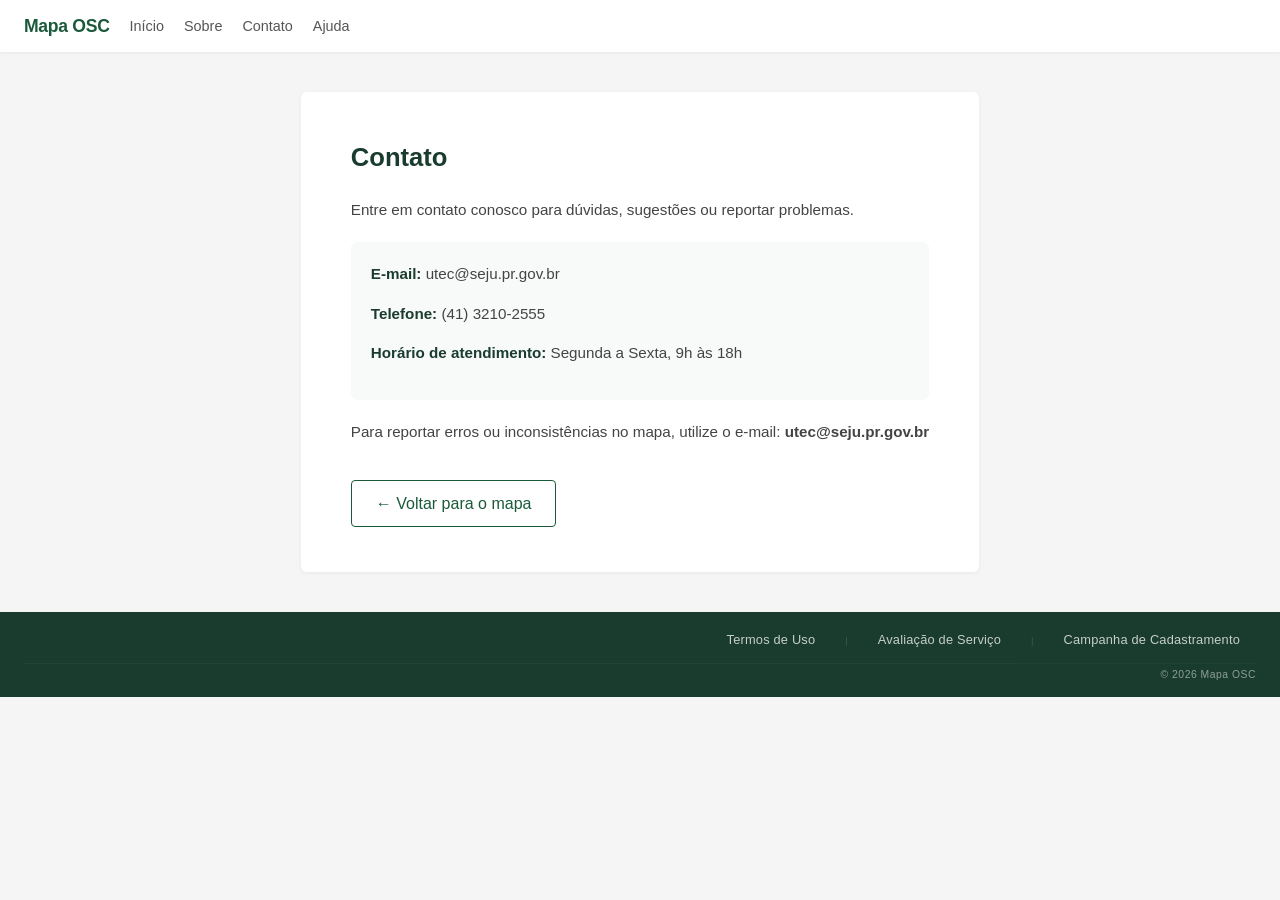
<file: contato.html>
<!DOCTYPE html>
<html lang="pt-br">
<head>
  <meta charset="UTF-8">
  <meta name="viewport" content="width=device-width, initial-scale=1.0">
  <title>Contato - Mapa OSC</title>
  <link rel="stylesheet" href="css/base.css">
  <style>
    .container {
      max-width: 900px;
      margin: 40px auto;
      padding: 0 20px;
    }
    .card {
      background: white;
      padding: 45px 50px;
      border-radius: 6px;
      box-shadow: 0 1px 4px rgba(0,0,0,0.06);
    }
    .card h1 {
      color: #1a3c2e;
      font-size: 1.6rem;
      font-weight: 600;
      margin-bottom: 20px;
    }
    .card p {
      color: #444;
      font-size: 0.95rem;
      line-height: 1.6;
      margin-bottom: 15px;
    }
    .contact-info {
      background: #f8faf9;
      padding: 20px;
      border-radius: 6px;
      margin: 20px 0;
    }
    .contact-info strong {
      color: #1a3c2e;
    }
    .btn-back {
      display: inline-block;
      margin-top: 20px;
      color: #1a5a3b;
      text-decoration: none;
      font-weight: 500;
      padding: 10px 24px;
      border: 1.5px solid #1a5a3b;
      border-radius: 4px;
      transition: all 0.2s;
    }
    .btn-back:hover {
      background: #1a5a3b;
      color: white;
    }
    @media (max-width: 768px) {
      .card { padding: 25px 20px; }
    }
  </style>
</head>
<body>

<nav id="navbar">
  <div id="navbar-left">
    <div id="navbar-logo">Mapa OSC</div>
    <ul class="nav-links">
      <li><a href="index.html">Início</a></li>
      <li><a href="sobre.html">Sobre</a></li>
      <li><a href="contato.html">Contato</a></li>
      <li><a href="#">Ajuda</a></li>
    </ul>
  </div>
</nav>

<div class="container">
  <div class="card">
    <h1>Contato</h1>
    <p>
      Entre em contato conosco para dúvidas, sugestões ou reportar problemas.
    </p>
    
    <div class="contact-info">
      <p><strong>E-mail:</strong> utec@seju.pr.gov.br</p>
      <p><strong>Telefone:</strong> (41) 3210-2555</p>
      <p><strong>Horário de atendimento:</strong> Segunda a Sexta, 9h às 18h</p>
    </div>
    
    <p>
      Para reportar erros ou inconsistências no mapa, utilize o e-mail: <strong>utec@seju.pr.gov.br</strong>
    </p>
    
    <a href="index.html" class="btn-back">← Voltar para o mapa</a>
  </div>
</div>

<footer id="footer">
  <div id="footer-content">
    <a href="termos-uso.html">Termos de Uso</a>
    <span class="footer-divider">|</span>
    <a href="#">Avaliação de Serviço</a>
    <span class="footer-divider">|</span>
    <a href="#">Campanha de Cadastramento</a>
  </div>
  <div id="footer-copy">© 2026 Mapa OSC</div>
</footer>

</body>
</html>
</file>
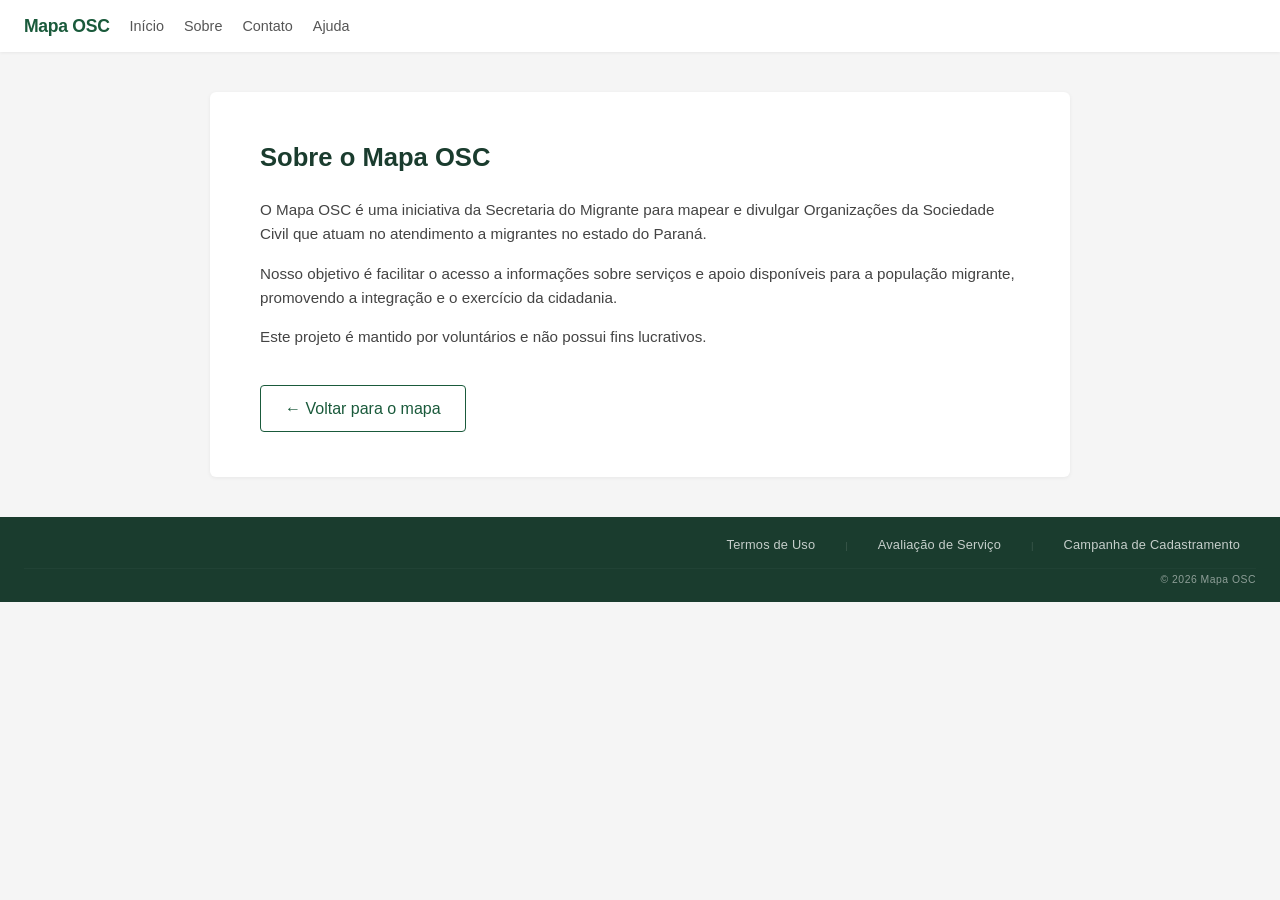
<file: sobre.html>
<!DOCTYPE html>
<html lang="pt-br">
<head>
  <meta charset="UTF-8">
  <meta name="viewport" content="width=device-width, initial-scale=1.0">
  <title>Sobre - Mapa OSC</title>
  <link rel="stylesheet" href="css/base.css">
  <style>
    .container {
      max-width: 900px;
      margin: 40px auto;
      padding: 0 20px;
    }
    .card {
      background: white;
      padding: 45px 50px;
      border-radius: 6px;
      box-shadow: 0 1px 4px rgba(0,0,0,0.06);
    }
    .card h1 {
      color: #1a3c2e;
      font-size: 1.6rem;
      font-weight: 600;
      margin-bottom: 20px;
    }
    .card p {
      color: #444;
      font-size: 0.95rem;
      line-height: 1.6;
      margin-bottom: 15px;
    }
    .btn-back {
      display: inline-block;
      margin-top: 20px;
      color: #1a5a3b;
      text-decoration: none;
      font-weight: 500;
      padding: 10px 24px;
      border: 1.5px solid #1a5a3b;
      border-radius: 4px;
      transition: all 0.2s;
    }
    .btn-back:hover {
      background: #1a5a3b;
      color: white;
    }
    @media (max-width: 768px) {
      .card { padding: 25px 20px; }
    }
  </style>
</head>
<body>

<nav id="navbar">
  <div id="navbar-left">
    <div id="navbar-logo">Mapa OSC</div>
    <ul class="nav-links">
      <li><a href="index.html">Início</a></li>
      <li><a href="sobre.html">Sobre</a></li>
      <li><a href="contato.html">Contato</a></li>
      <li><a href="#">Ajuda</a></li>
    </ul>
  </div>
</nav>

<div class="container">
  <div class="card">
    <h1>Sobre o Mapa OSC</h1>
    <p>
      O Mapa OSC é uma iniciativa da Secretaria do Migrante para mapear e divulgar Organizações da Sociedade Civil 
      que atuam no atendimento a migrantes no estado do Paraná.
    </p>
    <p>
      Nosso objetivo é facilitar o acesso a informações sobre serviços e apoio disponíveis para a população migrante, 
      promovendo a integração e o exercício da cidadania.
    </p>
    <p>
      Este projeto é mantido por voluntários e não possui fins lucrativos.
    </p>
    <a href="index.html" class="btn-back">← Voltar para o mapa</a>
  </div>
</div>

<footer id="footer">
  <div id="footer-content">
    <a href="termos-uso.html">Termos de Uso</a>
    <span class="footer-divider">|</span>
    <a href="#">Avaliação de Serviço</a>
    <span class="footer-divider">|</span>
    <a href="#">Campanha de Cadastramento</a>
  </div>
  <div id="footer-copy">© 2026 Mapa OSC</div>
</footer>

</body>
</html>
</file>
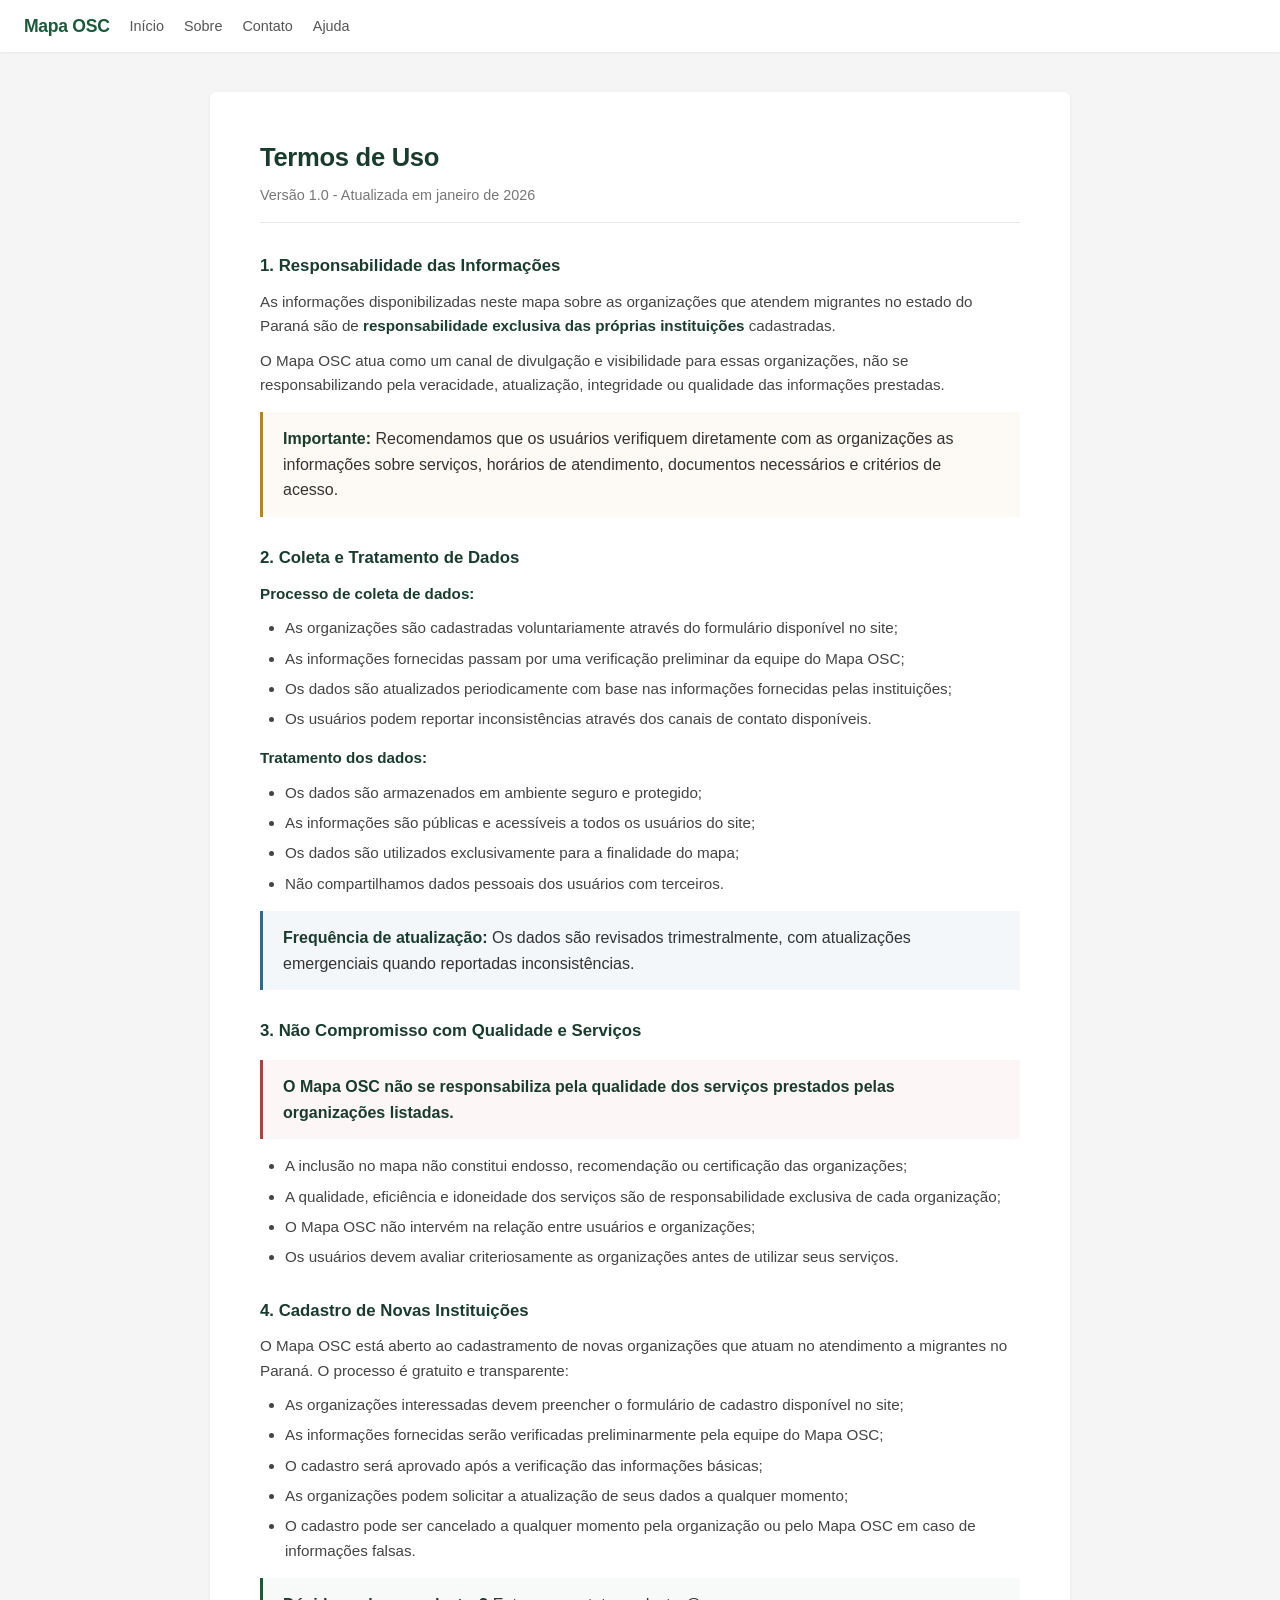
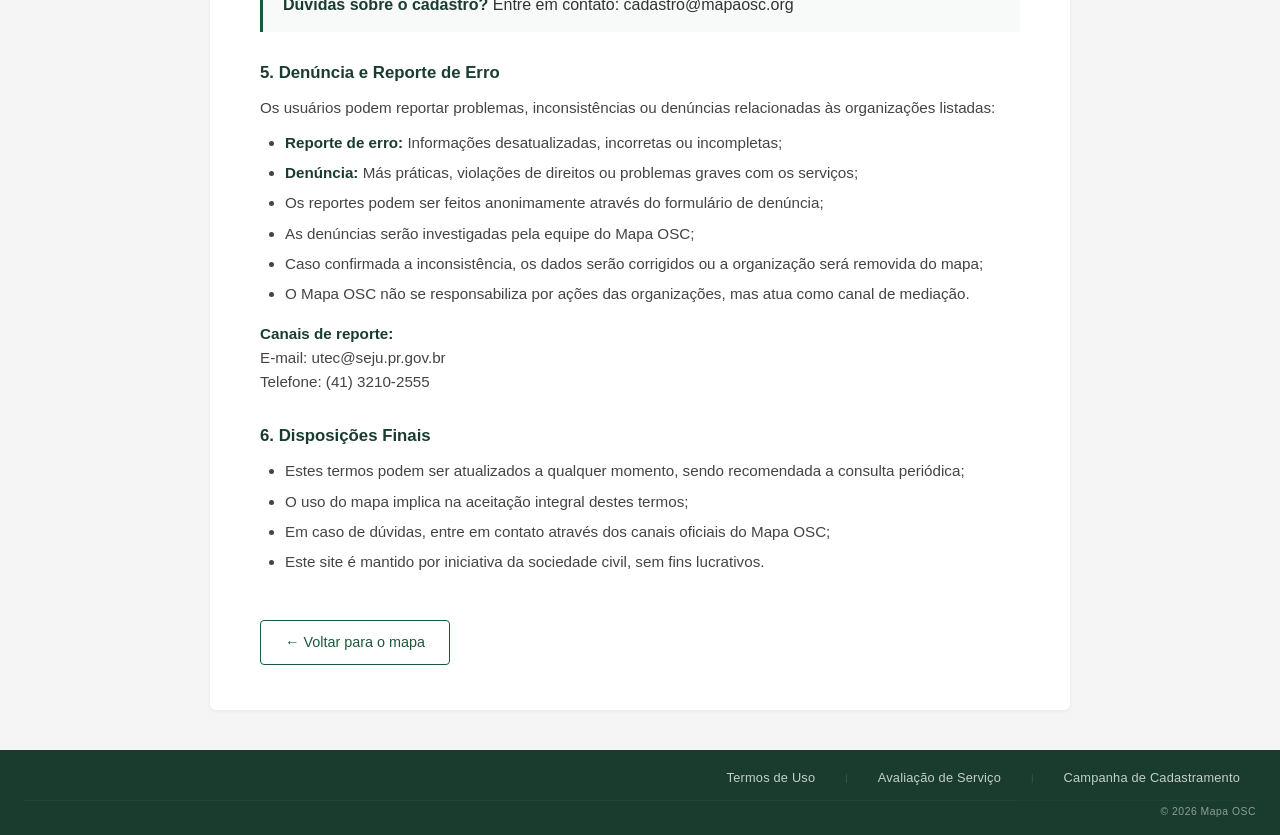
<file: termos-uso.html>
<!DOCTYPE html>
<html lang="pt-br">
<head>
  <meta charset="UTF-8">
  <meta name="viewport" content="width=device-width, initial-scale=1.0">
  <title>Termos de Uso - Mapa OSC</title>
  
  <link rel="stylesheet" href="css/base.css">
  
  <style>
    .container {
      max-width: 900px;
      margin: 40px auto;
      padding: 0 20px;
    }
    
    .card {
      background: white;
      padding: 45px 50px;
      border-radius: 6px;
      box-shadow: 0 1px 4px rgba(0,0,0,0.06);
    }
    
    .card h1 {
      color: #1a3c2e;
      font-size: 1.6rem;
      font-weight: 600;
      margin-bottom: 6px;
      letter-spacing: -0.3px;
    }
    
    .card .subtitle {
      color: #777;
      font-size: 0.9rem;
      margin-bottom: 30px;
      border-bottom: 1px solid #e8e8e8;
      padding-bottom: 15px;
    }
    
    .card h2 {
      color: #1a3c2e;
      font-size: 1.05rem;
      font-weight: 600;
      margin: 28px 0 10px;
    }
    
    .card h2:first-of-type {
      margin-top: 0;
    }
    
    .card p {
      color: #444;
      margin-bottom: 10px;
      font-size: 0.95rem;
    }
    
    .card ul {
      padding-left: 25px;
      margin-bottom: 15px;
    }
    
    .card li {
      color: #444;
      margin-bottom: 6px;
      font-size: 0.95rem;
    }
    
    .card strong {
      color: #1a3c2e;
    }
    
    .highlight-box {
      background: #f8faf9;
      border-left: 3px solid #1a5a3b;
      padding: 14px 20px;
      margin: 15px 0;
    }
    
    .highlight-box.warning {
      background: #fdf9f4;
      border-left-color: #b8860b;
    }
    
    .highlight-box.danger {
      background: #fdf6f6;
      border-left-color: #b33c3c;
    }
    
    .highlight-box.info {
      background: #f4f7fa;
      border-left-color: #2c6b8f;
    }
    
    .btn-back {
      display: inline-block;
      margin-top: 30px;
      color: #1a5a3b;
      text-decoration: none;
      font-weight: 500;
      padding: 10px 24px;
      border: 1.5px solid #1a5a3b;
      border-radius: 4px;
      transition: all 0.2s;
      font-size: 0.9rem;
    }
    
    .btn-back:hover {
      background: #1a5a3b;
      color: white;
    }
    
    @media (max-width: 768px) {
      .card {
        padding: 25px 20px;
      }
      .card h1 {
        font-size: 1.3rem;
      }
    }
  </style>
</head>
<body>

<nav id="navbar">
  <div id="navbar-left">
    <div id="navbar-logo">Mapa OSC</div>
    <ul class="nav-links">
      <li><a href="index.html">Início</a></li>
      <li><a href="sobre.html">Sobre</a></li>
      <li><a href="contato.html">Contato</a></li>
      <li><a href="#">Ajuda</a></li>
    </ul>
  </div>
</nav>

<div class="container">
  <div class="card">
    <h1>Termos de Uso</h1>
    <div class="subtitle">
      Versão 1.0 - Atualizada em janeiro de 2026
    </div>

    <h2>1. Responsabilidade das Informações</h2>
    <p>
      As informações disponibilizadas neste mapa sobre as organizações que atendem migrantes no estado do Paraná 
      são de <strong>responsabilidade exclusiva das próprias instituições</strong> cadastradas.
    </p>
    <p>
      O Mapa OSC atua como um canal de divulgação e visibilidade para essas organizações, 
      não se responsabilizando pela veracidade, atualização, integridade ou qualidade das informações prestadas.
    </p>
    <div class="highlight-box warning">
      <strong>Importante:</strong> Recomendamos que os usuários verifiquem diretamente com as organizações 
      as informações sobre serviços, horários de atendimento, documentos necessários e critérios de acesso.
    </div>

    <h2>2. Coleta e Tratamento de Dados</h2>
    <p><strong>Processo de coleta de dados:</strong></p>
    <ul>
      <li>As organizações são cadastradas voluntariamente através do formulário disponível no site;</li>
      <li>As informações fornecidas passam por uma verificação preliminar da equipe do Mapa OSC;</li>
      <li>Os dados são atualizados periodicamente com base nas informações fornecidas pelas instituições;</li>
      <li>Os usuários podem reportar inconsistências através dos canais de contato disponíveis.</li>
    </ul>
    <p><strong>Tratamento dos dados:</strong></p>
    <ul>
      <li>Os dados são armazenados em ambiente seguro e protegido;</li>
      <li>As informações são públicas e acessíveis a todos os usuários do site;</li>
      <li>Os dados são utilizados exclusivamente para a finalidade do mapa;</li>
      <li>Não compartilhamos dados pessoais dos usuários com terceiros.</li>
    </ul>
    <div class="highlight-box info">
      <strong>Frequência de atualização:</strong> Os dados são revisados trimestralmente, com atualizações 
      emergenciais quando reportadas inconsistências.
    </div>

    <h2>3. Não Compromisso com Qualidade e Serviços</h2>
    <div class="highlight-box danger">
      <strong>O Mapa OSC não se responsabiliza pela qualidade dos serviços prestados pelas organizações listadas.</strong>
    </div>
    <ul>
      <li>A inclusão no mapa não constitui endosso, recomendação ou certificação das organizações;</li>
      <li>A qualidade, eficiência e idoneidade dos serviços são de responsabilidade exclusiva de cada organização;</li>
      <li>O Mapa OSC não intervém na relação entre usuários e organizações;</li>
      <li>Os usuários devem avaliar criteriosamente as organizações antes de utilizar seus serviços.</li>
    </ul>

    <h2>4. Cadastro de Novas Instituições</h2>
    <p>
      O Mapa OSC está aberto ao cadastramento de novas organizações que atuam no atendimento a migrantes no Paraná. 
      O processo é gratuito e transparente:
    </p>
    <ul>
      <li>As organizações interessadas devem preencher o formulário de cadastro disponível no site;</li>
      <li>As informações fornecidas serão verificadas preliminarmente pela equipe do Mapa OSC;</li>
      <li>O cadastro será aprovado após a verificação das informações básicas;</li>
      <li>As organizações podem solicitar a atualização de seus dados a qualquer momento;</li>
      <li>O cadastro pode ser cancelado a qualquer momento pela organização ou pelo Mapa OSC em caso de informações falsas.</li>
    </ul>
    <div class="highlight-box">
      <strong>Dúvidas sobre o cadastro?</strong> Entre em contato: cadastro@mapaosc.org
    </div>

    <h2>5. Denúncia e Reporte de Erro</h2>
    <p>
      Os usuários podem reportar problemas, inconsistências ou denúncias relacionadas às organizações listadas:
    </p>
    <ul>
      <li><strong>Reporte de erro:</strong> Informações desatualizadas, incorretas ou incompletas;</li>
      <li><strong>Denúncia:</strong> Más práticas, violações de direitos ou problemas graves com os serviços;</li>
      <li>Os reportes podem ser feitos anonimamente através do formulário de denúncia;</li>
      <li>As denúncias serão investigadas pela equipe do Mapa OSC;</li>
      <li>Caso confirmada a inconsistência, os dados serão corrigidos ou a organização será removida do mapa;</li>
      <li>O Mapa OSC não se responsabiliza por ações das organizações, mas atua como canal de mediação.</li>
    </ul>
    <p>
      <strong>Canais de reporte:</strong><br>
      E-mail: utec@seju.pr.gov.br<br>
      Telefone: (41) 3210-2555
    </p>

    <h2>6. Disposições Finais</h2>
    <ul>
      <li>Estes termos podem ser atualizados a qualquer momento, sendo recomendada a consulta periódica;</li>
      <li>O uso do mapa implica na aceitação integral destes termos;</li>
      <li>Em caso de dúvidas, entre em contato através dos canais oficiais do Mapa OSC;</li>
      <li>Este site é mantido por iniciativa da sociedade civil, sem fins lucrativos.</li>
    </ul>

    <a href="index.html" class="btn-back">← Voltar para o mapa</a>
  </div>
</div>

<footer id="footer">
  <div id="footer-content">
    <a href="termos-uso.html">Termos de Uso</a>
    <span class="footer-divider">|</span>
    <a href="#">Avaliação de Serviço</a>
    <span class="footer-divider">|</span>
    <a href="#">Campanha de Cadastramento</a>
  </div>
  <div id="footer-copy">
    © 2026 Mapa OSC
  </div>
</footer>

</body>
</html>
</file>
<file: css/base.css>
* {
  margin: 0;
  padding: 0;
  box-sizing: border-box;
}

body {
  font-family: 'Segoe UI', Arial, sans-serif;
  background: #f5f5f5;
  display: flex;
  flex-direction: column;
  min-height: 100vh;
  color: #333;
  line-height: 1.6;
}

.main-content {
  flex: 1 0 auto;
}

#navbar {
  background: white;
  padding: 12px 24px;
  display: flex;
  justify-content: space-between;
  align-items: center;
  box-shadow: 0 1px 3px rgba(0, 0, 0, 0.06);
  position: relative;
  z-index: 1000;
}

#navbar-left {
  display: flex;
  align-items: center;
  gap: 20px;
}

#navbar-logo {
  font-size: 1.1rem;
  font-weight: 600;
  color: #1a5a3b;
  letter-spacing: -0.3px;
}

.nav-links {
  display: flex;
  gap: 20px;
  list-style: none;
}

.nav-links a {
  text-decoration: none;
  color: #555;
  font-size: 0.9rem;
  transition: color 0.2s;
}

.nav-links a:hover {
  color: #1a5a3b;
}

#language-selector {
  position: relative;
  cursor: pointer;
  display: flex;
  align-items: center;
  gap: 8px;
  padding: 5px 12px;
  border: 1px solid #ddd;
  border-radius: 4px;
  background: white;
  transition: all 0.2s;
}

#language-selector:hover {
  border-color: #1a5a3b;
  background: #f8faf9;
}

#language-selector .flag-icon {
  font-size: 1.3rem;
  line-height: 1;
}

#language-selector .arrow-down {
  font-size: 0.7rem;
  color: #888;
}

#language-dropdown {
  position: absolute;
  top: 100%;
  right: 0;
  background: white;
  border: 1px solid #ddd;
  border-radius: 4px;
  box-shadow: 0 4px 12px rgba(0, 0, 0, 0.1);
  min-width: 180px;
  display: none;
  margin-top: 4px;
  z-index: 1001;
}

#language-dropdown.show {
  display: block;
}

.language-option {
  display: flex;
  align-items: center;
  gap: 10px;
  padding: 8px 14px;
  cursor: pointer;
  transition: background 0.15s;
  border: none;
  background: none;
  width: 100%;
  text-align: left;
  font-family: 'Segoe UI', Arial, sans-serif;
  font-size: 0.85rem;
}

.language-option:hover {
  background: #f0f5f2;
}

.language-option .flag-icon {
  font-size: 1.3rem;
}

.language-option .lang-name {
  color: #444;
}

#footer {
  background: #1a3c2e;
  color: white;
  padding: 14px 24px;
  flex-shrink: 0;
  margin-top: 0;
}

#footer-content {
  max-width: 1200px;
  margin: 0 auto;
  display: flex;
  justify-content: flex-end;
  align-items: center;
  gap: 30px;
  flex-wrap: wrap;
}

#footer-content a {
  color: rgba(255, 255, 255, 0.75);
  text-decoration: none;
  font-size: 0.8rem;
  transition: color 0.2s;
  padding: 4px 0;
  letter-spacing: 0.2px;
  font-weight: 400;
}

#footer-content a:hover {
  color: white;
}

.footer-divider {
  color: rgba(255, 255, 255, 0.15);
  font-size: 0.6rem;
}

#footer-copy {
  text-align: right;
  margin-top: 8px;
  font-size: 0.65rem;
  opacity: 0.5;
  border-top: 1px solid rgba(255, 255, 255, 0.06);
  padding-top: 3px;
  letter-spacing: 0.5px;
}

@media (max-width: 768px) {
  #navbar {
    flex-wrap: wrap;
    gap: 12px;
  }

  #navbar-left {
    flex-wrap: wrap;
    gap: 12px;
  }

  .nav-links {
    flex-wrap: wrap;
    gap: 12px;
  }

  #footer-content {
    justify-content: center;
    gap: 14px;
    flex-direction: column;
    align-items: center;
  }

  .footer-divider {
    display: none;
  }

  #footer-content a {
    font-size: 0.85rem;
    padding: 4px 0;
  }

  #footer-copy {
    text-align: center;
  }
}
</file>
